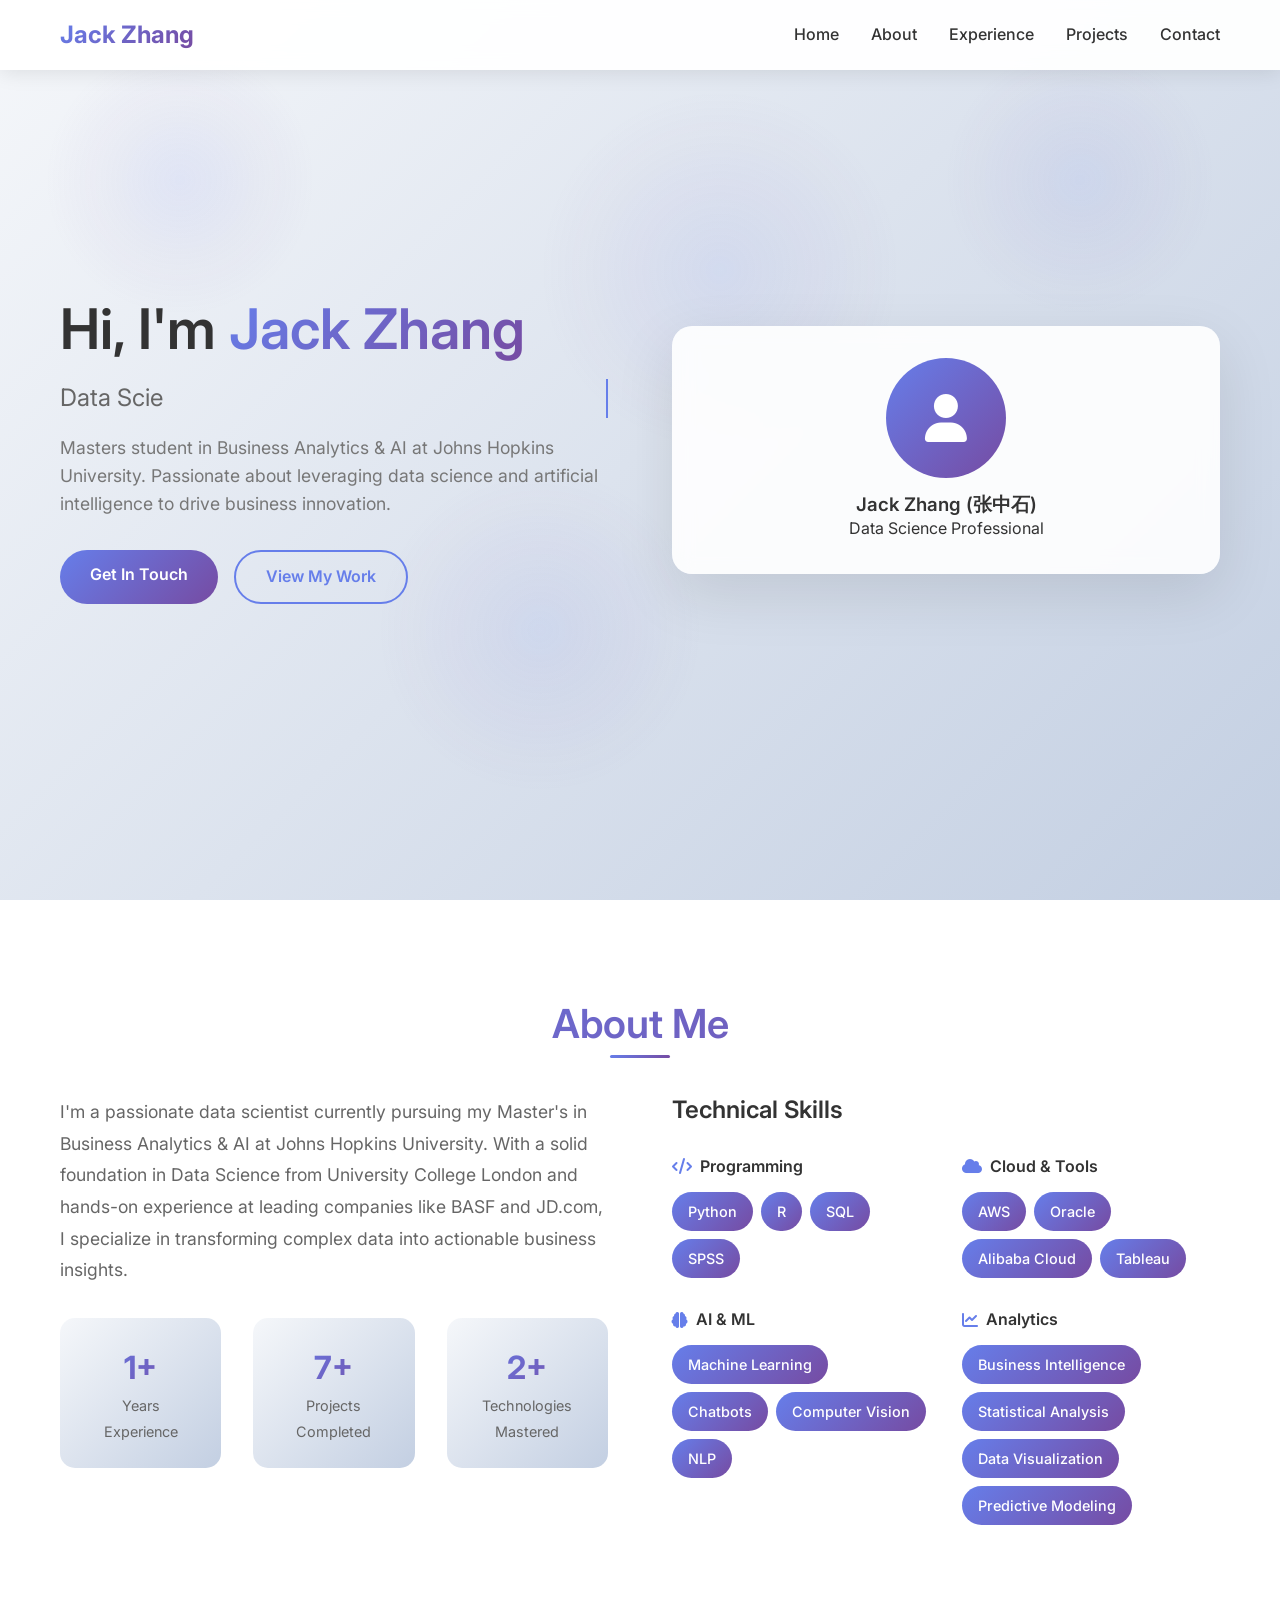
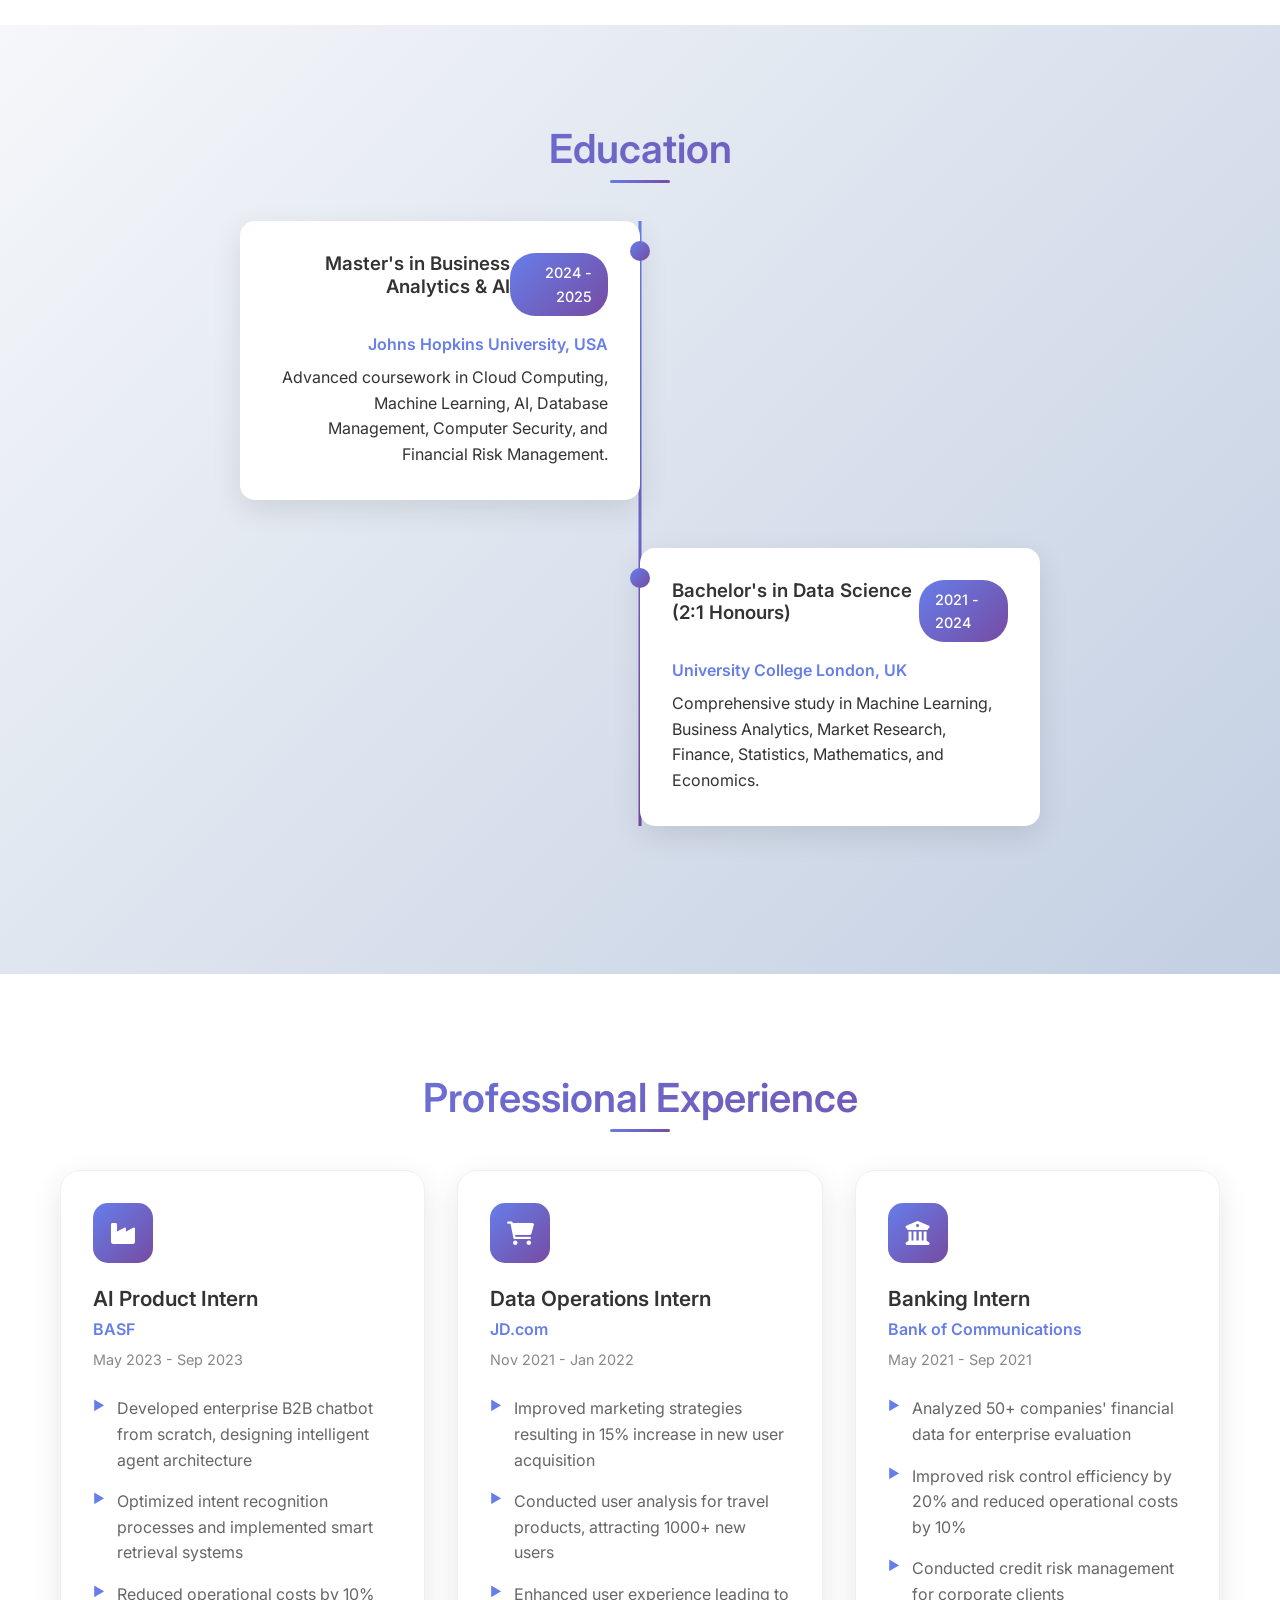
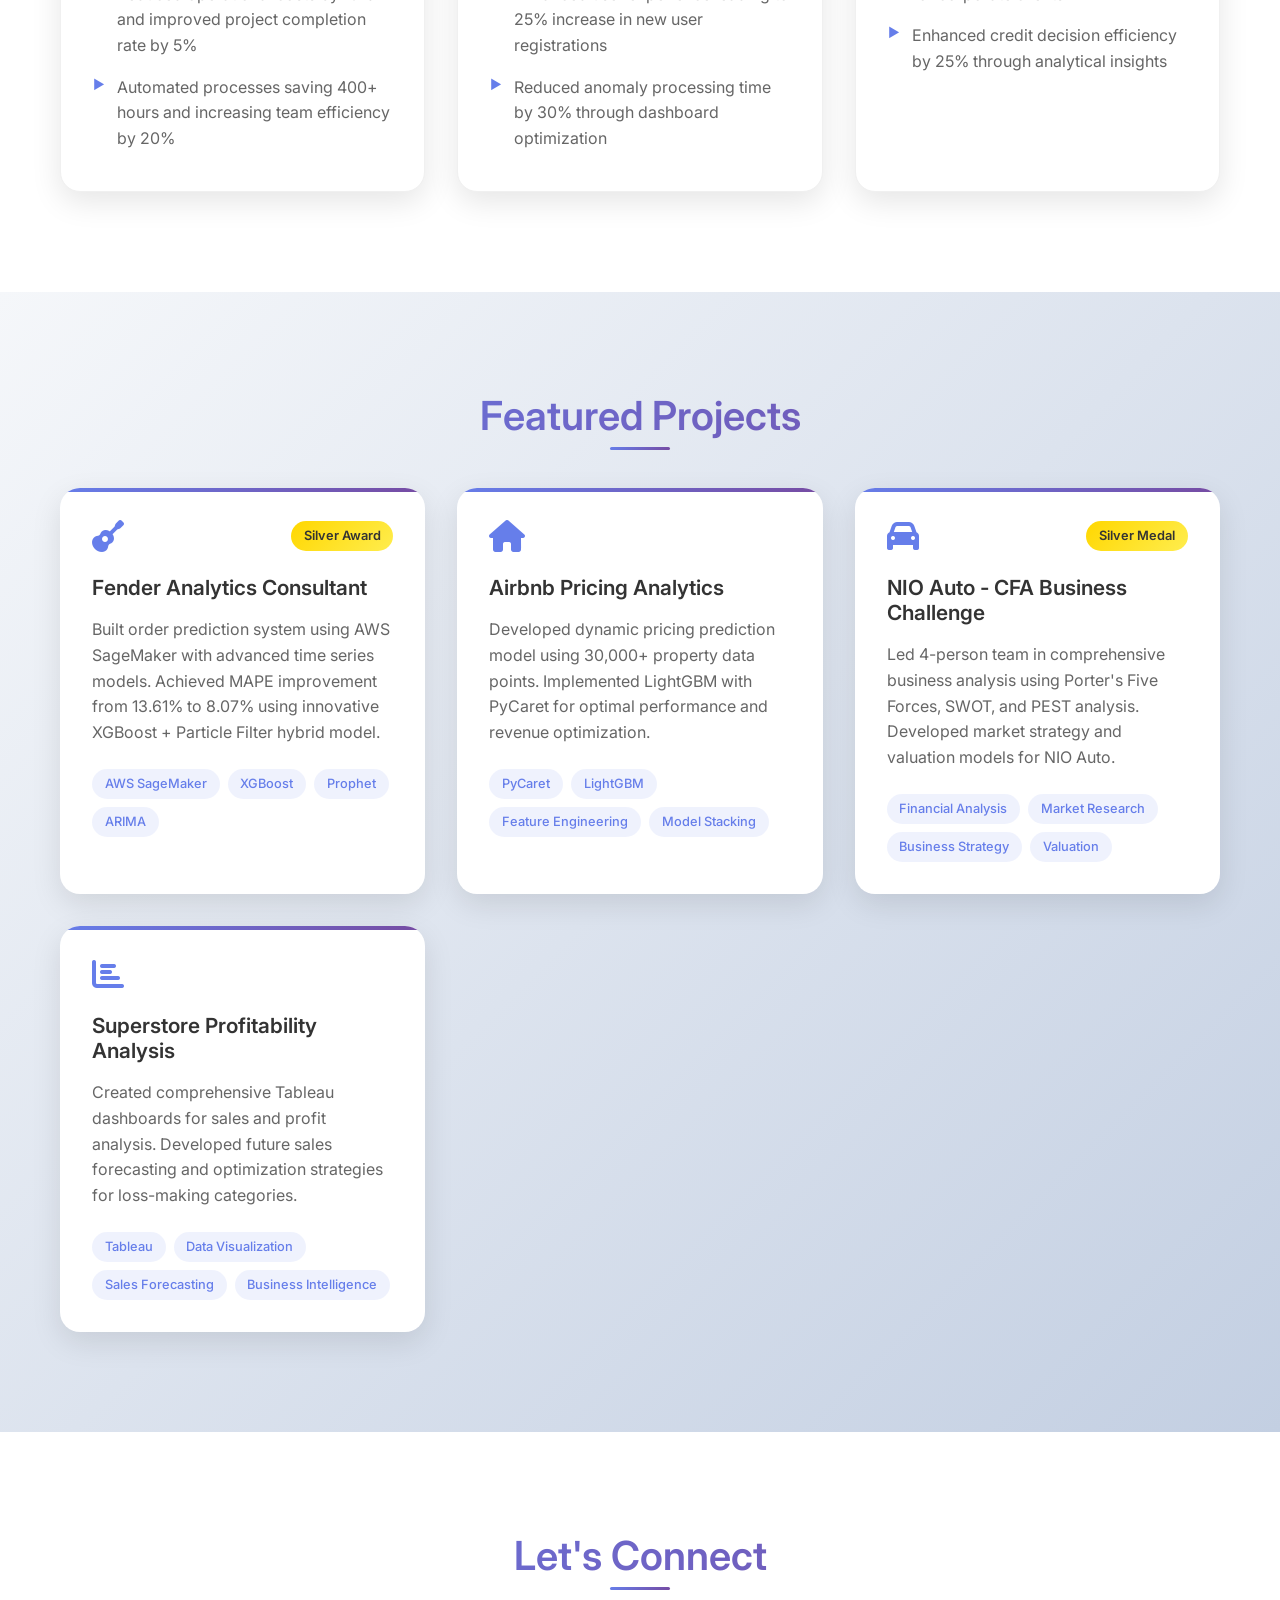
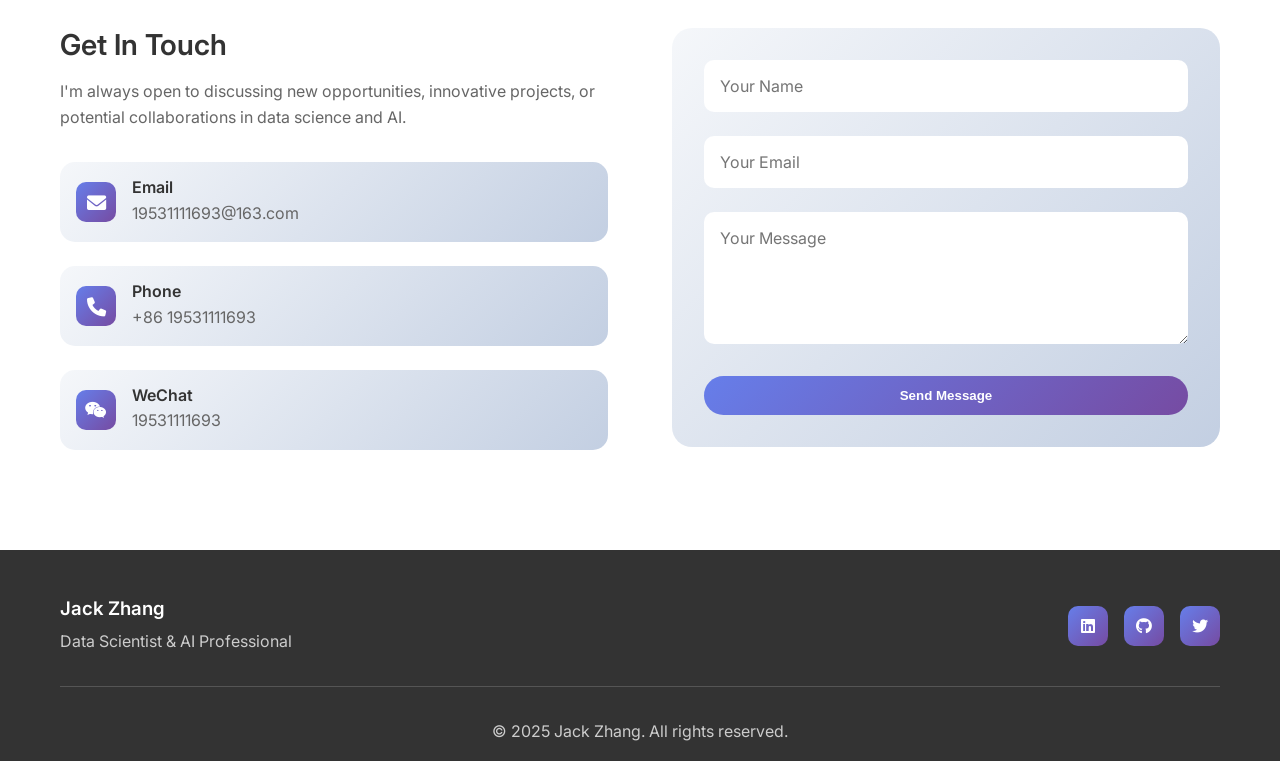
<file: index.html>
<!DOCTYPE html>
<html lang="en">
<head>
    <meta charset="UTF-8">
    <meta name="viewport" content="width=device-width, initial-scale=1.0">
    <title>Jack Zhang - Data Scientist & AI Professional</title>
    <link href="https://cdnjs.cloudflare.com/ajax/libs/font-awesome/6.0.0/css/all.min.css" rel="stylesheet">
    <link href="https://fonts.googleapis.com/css2?family=Inter:wght@300;400;500;600;700&display=swap" rel="stylesheet">
    <link rel="stylesheet" href="styles.css">
</head>
<body>
    <!-- Navigation -->
    <nav class="navbar">
        <div class="nav-container">
            <div class="nav-logo">
                <span class="logo-text">Jack Zhang</span>
            </div>
            <ul class="nav-menu">
                <li class="nav-item">
                    <a href="#home" class="nav-link">Home</a>
                </li>
                <li class="nav-item">
                    <a href="#about" class="nav-link">About</a>
                </li>
                <li class="nav-item">
                    <a href="#experience" class="nav-link">Experience</a>
                </li>
                <li class="nav-item">
                    <a href="#projects" class="nav-link">Projects</a>
                </li>
                <li class="nav-item">
                    <a href="#contact" class="nav-link">Contact</a>
                </li>
            </ul>
            <div class="hamburger">
                <span class="bar"></span>
                <span class="bar"></span>
                <span class="bar"></span>
            </div>
        </div>
    </nav>

    <!-- Hero Section -->
    <section id="home" class="hero">
        <div class="hero-container">
            <div class="hero-content">
                <div class="hero-text">
                    <h1 class="hero-title">
                        Hi, I'm <span class="gradient-text">Jack Zhang</span>
                    </h1>
                    <p class="hero-subtitle">Data Scientist & AI Professional</p>
                    <p class="hero-description">
                        Masters student in Business Analytics & AI at Johns Hopkins University. 
                        Passionate about leveraging data science and artificial intelligence to drive business innovation.
                    </p>
                    <div class="hero-buttons">
                        <a href="#contact" class="btn btn-primary">Get In Touch</a>
                        <a href="#projects" class="btn btn-secondary">View My Work</a>
                    </div>
                </div>
                <div class="hero-image">
                    <div class="profile-card">
                        <div class="profile-avatar">
                            <i class="fas fa-user"></i>
                        </div>
                        <div class="profile-info">
                            <h3>Jack Zhang (张中石)</h3>
                            <p>Data Science Professional</p>
                        </div>
                    </div>
                </div>
            </div>
        </div>
    </section>

    <!-- About Section -->
    <section id="about" class="about">
        <div class="container">
            <h2 class="section-title">About Me</h2>
            <div class="about-content">
                <div class="about-text">
                    <p class="about-description">
                        I'm a passionate data scientist currently pursuing my Master's in Business Analytics & AI at Johns Hopkins University. 
                        With a solid foundation in Data Science from University College London and hands-on experience at leading companies 
                        like BASF and JD.com, I specialize in transforming complex data into actionable business insights.
                    </p>
                    <div class="stats">
                        <div class="stat-item">
                            <span class="stat-number">3+</span>
                            <span class="stat-label">Years Experience</span>
                        </div>
                        <div class="stat-item">
                            <span class="stat-number">15+</span>
                            <span class="stat-label">Projects Completed</span>
                        </div>
                        <div class="stat-item">
                            <span class="stat-number">5+</span>
                            <span class="stat-label">Technologies Mastered</span>
                        </div>
                    </div>
                </div>
                <div class="skills-section">
                    <h3>Technical Skills</h3>
                    <div class="skills-grid">
                        <div class="skill-category">
                            <h4><i class="fas fa-code"></i> Programming</h4>
                            <div class="skill-tags">
                                <span class="skill-tag">Python</span>
                                <span class="skill-tag">R</span>
                                <span class="skill-tag">SQL</span>
                                <span class="skill-tag">SPSS</span>
                            </div>
                        </div>
                        <div class="skill-category">
                            <h4><i class="fas fa-cloud"></i> Cloud & Tools</h4>
                            <div class="skill-tags">
                                <span class="skill-tag">AWS</span>
                                <span class="skill-tag">Oracle</span>
                                <span class="skill-tag">Alibaba Cloud</span>
                                <span class="skill-tag">Tableau</span>
                            </div>
                        </div>
                        <div class="skill-category">
                            <h4><i class="fas fa-brain"></i> AI & ML</h4>
                            <div class="skill-tags">
                                <span class="skill-tag">Machine Learning</span>
                                <span class="skill-tag">Chatbots</span>
                                <span class="skill-tag">Computer Vision</span>
                                <span class="skill-tag">NLP</span>
                            </div>
                        </div>
                        <div class="skill-category">
                            <h4><i class="fas fa-chart-line"></i> Analytics</h4>
                            <div class="skill-tags">
                                <span class="skill-tag">Business Intelligence</span>
                                <span class="skill-tag">Statistical Analysis</span>
                                <span class="skill-tag">Data Visualization</span>
                                <span class="skill-tag">Predictive Modeling</span>
                            </div>
                        </div>
                    </div>
                </div>
            </div>
        </div>
    </section>

    <!-- Education Section -->
    <section id="education" class="education">
        <div class="container">
            <h2 class="section-title">Education</h2>
            <div class="education-timeline">
                <div class="timeline-item">
                    <div class="timeline-marker"></div>
                    <div class="timeline-content">
                        <div class="timeline-header">
                            <h3>Master's in Business Analytics & AI</h3>
                            <span class="timeline-date">2024 - 2025</span>
                        </div>
                        <p class="timeline-institution">Johns Hopkins University, USA</p>
                        <p class="timeline-description">
                            Advanced coursework in Cloud Computing, Machine Learning, AI, Database Management, 
                            Computer Security, and Financial Risk Management.
                        </p>
                    </div>
                </div>
                <div class="timeline-item">
                    <div class="timeline-marker"></div>
                    <div class="timeline-content">
                        <div class="timeline-header">
                            <h3>Bachelor's in Data Science (2:1 Honours)</h3>
                            <span class="timeline-date">2021 - 2024</span>
                        </div>
                        <p class="timeline-institution">University College London, UK</p>
                        <p class="timeline-description">
                            Comprehensive study in Machine Learning, Business Analytics, Market Research, 
                            Finance, Statistics, Mathematics, and Economics.
                        </p>
                    </div>
                </div>
            </div>
        </div>
    </section>

    <!-- Experience Section -->
    <section id="experience" class="experience">
        <div class="container">
            <h2 class="section-title">Professional Experience</h2>
            <div class="experience-grid">
                <div class="experience-card">
                    <div class="company-logo">
                        <i class="fas fa-industry"></i>
                    </div>
                    <div class="experience-content">
                        <h3>AI Product Intern</h3>
                        <h4>BASF</h4>
                        <span class="experience-date">May 2023 - Sep 2023</span>
                        <ul class="experience-achievements">
                            <li>Developed enterprise B2B chatbot from scratch, designing intelligent agent architecture</li>
                            <li>Optimized intent recognition processes and implemented smart retrieval systems</li>
                            <li>Reduced operational costs by 10% and improved project completion rate by 5%</li>
                            <li>Automated processes saving 400+ hours and increasing team efficiency by 20%</li>
                        </ul>
                    </div>
                </div>
                <div class="experience-card">
                    <div class="company-logo">
                        <i class="fas fa-shopping-cart"></i>
                    </div>
                    <div class="experience-content">
                        <h3>Data Operations Intern</h3>
                        <h4>JD.com</h4>
                        <span class="experience-date">Nov 2021 - Jan 2022</span>
                        <ul class="experience-achievements">
                            <li>Improved marketing strategies resulting in 15% increase in new user acquisition</li>
                            <li>Conducted user analysis for travel products, attracting 1000+ new users</li>
                            <li>Enhanced user experience leading to 25% increase in new user registrations</li>
                            <li>Reduced anomaly processing time by 30% through dashboard optimization</li>
                        </ul>
                    </div>
                </div>
                <div class="experience-card">
                    <div class="company-logo">
                        <i class="fas fa-university"></i>
                    </div>
                    <div class="experience-content">
                        <h3>Banking Intern</h3>
                        <h4>Bank of Communications</h4>
                        <span class="experience-date">May 2021 - Sep 2021</span>
                        <ul class="experience-achievements">
                            <li>Analyzed 50+ companies' financial data for enterprise evaluation</li>
                            <li>Improved risk control efficiency by 20% and reduced operational costs by 10%</li>
                            <li>Conducted credit risk management for corporate clients</li>
                            <li>Enhanced credit decision efficiency by 25% through analytical insights</li>
                        </ul>
                    </div>
                </div>
            </div>
        </div>
    </section>

    <!-- Projects Section -->
    <section id="projects" class="projects">
        <div class="container">
            <h2 class="section-title">Featured Projects</h2>
            <div class="projects-grid">
                <div class="project-card">
                    <div class="project-header">
                        <i class="fas fa-guitar"></i>
                        <div class="project-badge">Silver Award</div>
                    </div>
                    <h3>Fender Analytics Consultant</h3>
                    <p class="project-description">
                        Built order prediction system using AWS SageMaker with advanced time series models. 
                        Achieved MAPE improvement from 13.61% to 8.07% using innovative XGBoost + Particle Filter hybrid model.
                    </p>
                    <div class="project-tech">
                        <span class="tech-tag">AWS SageMaker</span>
                        <span class="tech-tag">XGBoost</span>
                        <span class="tech-tag">Prophet</span>
                        <span class="tech-tag">ARIMA</span>
                    </div>
                </div>
                <div class="project-card">
                    <div class="project-header">
                        <i class="fas fa-home"></i>
                    </div>
                    <h3>Airbnb Pricing Analytics</h3>
                    <p class="project-description">
                        Developed dynamic pricing prediction model using 30,000+ property data points. 
                        Implemented LightGBM with PyCaret for optimal performance and revenue optimization.
                    </p>
                    <div class="project-tech">
                        <span class="tech-tag">PyCaret</span>
                        <span class="tech-tag">LightGBM</span>
                        <span class="tech-tag">Feature Engineering</span>
                        <span class="tech-tag">Model Stacking</span>
                    </div>
                </div>
                <div class="project-card">
                    <div class="project-header">
                        <i class="fas fa-car"></i>
                        <div class="project-badge">Silver Medal</div>
                    </div>
                    <h3>NIO Auto - CFA Business Challenge</h3>
                    <p class="project-description">
                        Led 4-person team in comprehensive business analysis using Porter's Five Forces, SWOT, 
                        and PEST analysis. Developed market strategy and valuation models for NIO Auto.
                    </p>
                    <div class="project-tech">
                        <span class="tech-tag">Financial Analysis</span>
                        <span class="tech-tag">Market Research</span>
                        <span class="tech-tag">Business Strategy</span>
                        <span class="tech-tag">Valuation</span>
                    </div>
                </div>
                <div class="project-card">
                    <div class="project-header">
                        <i class="fas fa-chart-bar"></i>
                    </div>
                    <h3>Superstore Profitability Analysis</h3>
                    <p class="project-description">
                        Created comprehensive Tableau dashboards for sales and profit analysis. 
                        Developed future sales forecasting and optimization strategies for loss-making categories.
                    </p>
                    <div class="project-tech">
                        <span class="tech-tag">Tableau</span>
                        <span class="tech-tag">Data Visualization</span>
                        <span class="tech-tag">Sales Forecasting</span>
                        <span class="tech-tag">Business Intelligence</span>
                    </div>
                </div>
            </div>
        </div>
    </section>

    <!-- Contact Section -->
    <section id="contact" class="contact">
        <div class="container">
            <h2 class="section-title">Let's Connect</h2>
            <div class="contact-content">
                <div class="contact-info">
                    <h3>Get In Touch</h3>
                    <p>I'm always open to discussing new opportunities, innovative projects, or potential collaborations in data science and AI.</p>
                    <div class="contact-methods">
                        <div class="contact-method">
                            <i class="fas fa-envelope"></i>
                            <div>
                                <h4>Email</h4>
                                <p>19531111693@163.com</p>
                            </div>
                        </div>
                        <div class="contact-method">
                            <i class="fas fa-phone"></i>
                            <div>
                                <h4>Phone</h4>
                                <p>+86 19531111693</p>
                            </div>
                        </div>
                        <div class="contact-method">
                            <i class="fab fa-weixin"></i>
                            <div>
                                <h4>WeChat</h4>
                                <p>19531111693</p>
                            </div>
                        </div>
                    </div>
                </div>
                <div class="contact-form">
                    <form id="contactForm">
                        <div class="form-group">
                            <input type="text" id="name" name="name" placeholder="Your Name" required>
                        </div>
                        <div class="form-group">
                            <input type="email" id="email" name="email" placeholder="Your Email" required>
                        </div>
                        <div class="form-group">
                            <textarea id="message" name="message" placeholder="Your Message" rows="5" required></textarea>
                        </div>
                        <button type="submit" class="btn btn-primary btn-full">Send Message</button>
                    </form>
                </div>
            </div>
        </div>
    </section>

    <!-- Footer -->
    <footer class="footer">
        <div class="container">
            <div class="footer-content">
                <div class="footer-left">
                    <h3>Jack Zhang</h3>
                    <p>Data Scientist & AI Professional</p>
                </div>
                <div class="footer-right">
                    <div class="social-links">
                        <a href="#" class="social-link"><i class="fab fa-linkedin"></i></a>
                        <a href="#" class="social-link"><i class="fab fa-github"></i></a>
                        <a href="#" class="social-link"><i class="fab fa-twitter"></i></a>
                    </div>
                </div>
            </div>
            <div class="footer-bottom">
                <p>&copy; 2025 Jack Zhang. All rights reserved.</p>
            </div>
        </div>
    </footer>

    <script src="script.js"></script>
</body>
</html>
</file>
<file: styles.css>
/* Reset and Base Styles */
* {
    margin: 0;
    padding: 0;
    box-sizing: border-box;
}

html {
    scroll-behavior: smooth;
}

body {
    font-family: 'Inter', sans-serif;
    line-height: 1.6;
    color: #333;
    overflow-x: hidden;
}

.container {
    max-width: 1200px;
    margin: 0 auto;
    padding: 0 20px;
}

/* Typography */
h1, h2, h3, h4, h5, h6 {
    font-weight: 600;
    line-height: 1.2;
}

.section-title {
    font-size: 2.5rem;
    text-align: center;
    margin-bottom: 3rem;
    background: linear-gradient(135deg, #667eea 0%, #764ba2 100%);
    background-clip: text;
    -webkit-background-clip: text;
    -webkit-text-fill-color: transparent;
    position: relative;
}

.section-title::after {
    content: '';
    position: absolute;
    bottom: -10px;
    left: 50%;
    transform: translateX(-50%);
    width: 60px;
    height: 3px;
    background: linear-gradient(135deg, #667eea 0%, #764ba2 100%);
    border-radius: 2px;
}

/* Navigation */
.navbar {
    position: fixed;
    top: 0;
    width: 100%;
    background: rgba(255, 255, 255, 0.95);
    backdrop-filter: blur(10px);
    z-index: 1000;
    padding: 1rem 0;
    transition: all 0.3s ease;
    box-shadow: 0 2px 20px rgba(0, 0, 0, 0.1);
}

.nav-container {
    max-width: 1200px;
    margin: 0 auto;
    padding: 0 20px;
    display: flex;
    justify-content: space-between;
    align-items: center;
}

.logo-text {
    font-size: 1.5rem;
    font-weight: 700;
    background: linear-gradient(135deg, #667eea 0%, #764ba2 100%);
    background-clip: text;
    -webkit-background-clip: text;
    -webkit-text-fill-color: transparent;
}

.nav-menu {
    display: flex;
    list-style: none;
    gap: 2rem;
}

.nav-link {
    text-decoration: none;
    color: #333;
    font-weight: 500;
    transition: all 0.3s ease;
    position: relative;
}

.nav-link::after {
    content: '';
    position: absolute;
    bottom: -5px;
    left: 0;
    width: 0;
    height: 2px;
    background: linear-gradient(135deg, #667eea 0%, #764ba2 100%);
    transition: width 0.3s ease;
}

.nav-link:hover::after {
    width: 100%;
}

.hamburger {
    display: none;
    flex-direction: column;
    cursor: pointer;
}

.bar {
    width: 25px;
    height: 3px;
    background: #333;
    margin: 3px 0;
    transition: 0.3s;
}

/* Hero Section */
.hero {
    min-height: 100vh;
    display: flex;
    align-items: center;
    background: linear-gradient(135deg, #f5f7fa 0%, #c3cfe2 100%);
    position: relative;
    overflow: hidden;
}

.hero::before {
    content: '';
    position: absolute;
    top: 0;
    left: 0;
    width: 100%;
    height: 100%;
    background: url('data:image/svg+xml,<svg xmlns="http://www.w3.org/2000/svg" viewBox="0 0 1000 1000"><defs><radialGradient id="a" cx="50%" cy="50%"><stop offset="0%" stop-color="%23667eea" stop-opacity="0.1"/><stop offset="100%" stop-color="%23764ba2" stop-opacity="0"/></radialGradient></defs><circle cx="200" cy="200" r="150" fill="url(%23a)"/><circle cx="800" cy="300" r="200" fill="url(%23a)"/><circle cx="600" cy="700" r="180" fill="url(%23a)"/></svg>');
    z-index: 1;
}

.hero-container {
    max-width: 1200px;
    margin: 0 auto;
    padding: 0 20px;
    position: relative;
    z-index: 2;
}

.hero-content {
    display: grid;
    grid-template-columns: 1fr 1fr;
    gap: 4rem;
    align-items: center;
}

.hero-title {
    font-size: 3.5rem;
    margin-bottom: 1rem;
    opacity: 0;
    animation: fadeInUp 1s ease forwards;
}

.gradient-text {
    background: linear-gradient(135deg, #667eea 0%, #764ba2 100%);
    background-clip: text;
    -webkit-background-clip: text;
    -webkit-text-fill-color: transparent;
}

.hero-subtitle {
    font-size: 1.5rem;
    color: #666;
    margin-bottom: 1rem;
    opacity: 0;
    animation: fadeInUp 1s ease 0.2s forwards;
}

.hero-description {
    font-size: 1.1rem;
    color: #777;
    margin-bottom: 2rem;
    opacity: 0;
    animation: fadeInUp 1s ease 0.4s forwards;
}

.hero-buttons {
    display: flex;
    gap: 1rem;
    opacity: 0;
    animation: fadeInUp 1s ease 0.6s forwards;
}

.btn {
    padding: 12px 30px;
    border-radius: 50px;
    text-decoration: none;
    font-weight: 600;
    transition: all 0.3s ease;
    display: inline-block;
    text-align: center;
}

.btn-primary {
    background: linear-gradient(135deg, #667eea 0%, #764ba2 100%);
    color: white;
    border: none;
}

.btn-primary:hover {
    transform: translateY(-2px);
    box-shadow: 0 10px 30px rgba(102, 126, 234, 0.4);
}

.btn-secondary {
    background: transparent;
    color: #667eea;
    border: 2px solid #667eea;
}

.btn-secondary:hover {
    background: #667eea;
    color: white;
    transform: translateY(-2px);
}

.btn-full {
    width: 100%;
}

.profile-card {
    background: rgba(255, 255, 255, 0.9);
    backdrop-filter: blur(10px);
    border-radius: 20px;
    padding: 2rem;
    text-align: center;
    box-shadow: 0 20px 60px rgba(0, 0, 0, 0.1);
    opacity: 0;
    animation: fadeInRight 1s ease 0.8s forwards;
}

.profile-avatar {
    width: 120px;
    height: 120px;
    border-radius: 50%;
    background: linear-gradient(135deg, #667eea 0%, #764ba2 100%);
    display: flex;
    align-items: center;
    justify-content: center;
    margin: 0 auto 1rem;
    font-size: 3rem;
    color: white;
}

/* About Section */
.about {
    padding: 100px 0;
    background: #fff;
}

.about-content {
    display: grid;
    grid-template-columns: 1fr 1fr;
    gap: 4rem;
    align-items: start;
}

.about-description {
    font-size: 1.1rem;
    line-height: 1.8;
    color: #666;
    margin-bottom: 2rem;
}

.stats {
    display: grid;
    grid-template-columns: repeat(3, 1fr);
    gap: 2rem;
}

.stat-item {
    text-align: center;
    padding: 1.5rem;
    background: linear-gradient(135deg, #f5f7fa 0%, #c3cfe2 100%);
    border-radius: 15px;
}

.stat-number {
    display: block;
    font-size: 2rem;
    font-weight: 700;
    background: linear-gradient(135deg, #667eea 0%, #764ba2 100%);
    background-clip: text;
    -webkit-background-clip: text;
    -webkit-text-fill-color: transparent;
}

.stat-label {
    font-size: 0.9rem;
    color: #666;
    margin-top: 0.5rem;
}

.skills-section h3 {
    font-size: 1.5rem;
    margin-bottom: 2rem;
    color: #333;
}

.skills-grid {
    display: grid;
    grid-template-columns: repeat(2, 1fr);
    gap: 2rem;
}

.skill-category h4 {
    display: flex;
    align-items: center;
    gap: 0.5rem;
    margin-bottom: 1rem;
    color: #333;
}

.skill-category i {
    color: #667eea;
}

.skill-tags {
    display: flex;
    flex-wrap: wrap;
    gap: 0.5rem;
}

.skill-tag {
    background: linear-gradient(135deg, #667eea 0%, #764ba2 100%);
    color: white;
    padding: 0.5rem 1rem;
    border-radius: 25px;
    font-size: 0.9rem;
    font-weight: 500;
}

/* Education Section */
.education {
    padding: 100px 0;
    background: linear-gradient(135deg, #f5f7fa 0%, #c3cfe2 100%);
}

.education-timeline {
    position: relative;
    max-width: 800px;
    margin: 0 auto;
}

.education-timeline::before {
    content: '';
    position: absolute;
    left: 50%;
    top: 0;
    bottom: 0;
    width: 3px;
    background: linear-gradient(135deg, #667eea 0%, #764ba2 100%);
    transform: translateX(-50%);
}

.timeline-item {
    position: relative;
    margin-bottom: 3rem;
}

.timeline-item:nth-child(odd) .timeline-content {
    margin-right: 50%;
    padding-right: 2rem;
    text-align: right;
}

.timeline-item:nth-child(even) .timeline-content {
    margin-left: 50%;
    padding-left: 2rem;
}

.timeline-marker {
    position: absolute;
    left: 50%;
    top: 20px;
    width: 20px;
    height: 20px;
    background: linear-gradient(135deg, #667eea 0%, #764ba2 100%);
    border-radius: 50%;
    transform: translateX(-50%);
    z-index: 2;
}

.timeline-content {
    background: white;
    padding: 2rem;
    border-radius: 15px;
    box-shadow: 0 10px 30px rgba(0, 0, 0, 0.1);
}

.timeline-header {
    display: flex;
    justify-content: space-between;
    align-items: flex-start;
    margin-bottom: 1rem;
}

.timeline-date {
    background: linear-gradient(135deg, #667eea 0%, #764ba2 100%);
    color: white;
    padding: 0.5rem 1rem;
    border-radius: 25px;
    font-size: 0.9rem;
    font-weight: 500;
}

.timeline-institution {
    font-weight: 600;
    color: #667eea;
    margin-bottom: 0.5rem;
}

/* Experience Section */
.experience {
    padding: 100px 0;
    background: #fff;
}

.experience-grid {
    display: grid;
    grid-template-columns: repeat(auto-fit, minmax(350px, 1fr));
    gap: 2rem;
}

.experience-card {
    background: white;
    border-radius: 20px;
    padding: 2rem;
    box-shadow: 0 10px 30px rgba(0, 0, 0, 0.1);
    transition: all 0.3s ease;
    border: 1px solid #f0f0f0;
}

.experience-card:hover {
    transform: translateY(-10px);
    box-shadow: 0 20px 60px rgba(0, 0, 0, 0.15);
}

.company-logo {
    width: 60px;
    height: 60px;
    border-radius: 15px;
    background: linear-gradient(135deg, #667eea 0%, #764ba2 100%);
    display: flex;
    align-items: center;
    justify-content: center;
    color: white;
    font-size: 1.5rem;
    margin-bottom: 1.5rem;
}

.experience-content h3 {
    font-size: 1.3rem;
    margin-bottom: 0.5rem;
    color: #333;
}

.experience-content h4 {
    color: #667eea;
    margin-bottom: 0.5rem;
}

.experience-date {
    color: #888;
    font-size: 0.9rem;
    margin-bottom: 1rem;
}

.experience-achievements {
    list-style: none;
    margin-top: 1rem;
}

.experience-achievements li {
    padding: 0.5rem 0;
    padding-left: 1.5rem;
    position: relative;
    color: #666;
}

.experience-achievements li::before {
    content: '▶';
    position: absolute;
    left: 0;
    color: #667eea;
    font-size: 0.8rem;
}

/* Projects Section */
.projects {
    padding: 100px 0;
    background: linear-gradient(135deg, #f5f7fa 0%, #c3cfe2 100%);
}

.projects-grid {
    display: grid;
    grid-template-columns: repeat(auto-fit, minmax(300px, 1fr));
    gap: 2rem;
}

.project-card {
    background: white;
    border-radius: 20px;
    padding: 2rem;
    box-shadow: 0 10px 30px rgba(0, 0, 0, 0.1);
    transition: all 0.3s ease;
    position: relative;
    overflow: hidden;
}

.project-card::before {
    content: '';
    position: absolute;
    top: 0;
    left: 0;
    right: 0;
    height: 4px;
    background: linear-gradient(135deg, #667eea 0%, #764ba2 100%);
}

.project-card:hover {
    transform: translateY(-10px);
    box-shadow: 0 20px 60px rgba(0, 0, 0, 0.15);
}

.project-header {
    display: flex;
    justify-content: space-between;
    align-items: center;
    margin-bottom: 1.5rem;
}

.project-header i {
    font-size: 2rem;
    color: #667eea;
}

.project-badge {
    background: linear-gradient(135deg, #ffd700 0%, #ffed4e 100%);
    color: #333;
    padding: 0.3rem 0.8rem;
    border-radius: 15px;
    font-size: 0.8rem;
    font-weight: 600;
}

.project-card h3 {
    font-size: 1.3rem;
    margin-bottom: 1rem;
    color: #333;
}

.project-description {
    color: #666;
    line-height: 1.6;
    margin-bottom: 1.5rem;
}

.project-tech {
    display: flex;
    flex-wrap: wrap;
    gap: 0.5rem;
}

.tech-tag {
    background: rgba(102, 126, 234, 0.1);
    color: #667eea;
    padding: 0.3rem 0.8rem;
    border-radius: 15px;
    font-size: 0.8rem;
    font-weight: 500;
}

/* Contact Section */
.contact {
    padding: 100px 0;
    background: #fff;
}

.contact-content {
    display: grid;
    grid-template-columns: 1fr 1fr;
    gap: 4rem;
    align-items: start;
}

.contact-info h3 {
    font-size: 1.8rem;
    margin-bottom: 1rem;
    color: #333;
}

.contact-info p {
    color: #666;
    margin-bottom: 2rem;
    line-height: 1.6;
}

.contact-methods {
    display: flex;
    flex-direction: column;
    gap: 1.5rem;
}

.contact-method {
    display: flex;
    align-items: center;
    gap: 1rem;
    padding: 1rem;
    background: linear-gradient(135deg, #f5f7fa 0%, #c3cfe2 100%);
    border-radius: 15px;
}

.contact-method i {
    width: 40px;
    height: 40px;
    display: flex;
    align-items: center;
    justify-content: center;
    background: linear-gradient(135deg, #667eea 0%, #764ba2 100%);
    color: white;
    border-radius: 10px;
    font-size: 1.2rem;
}

.contact-method h4 {
    margin-bottom: 0.2rem;
    color: #333;
}

.contact-method p {
    color: #666;
    margin: 0;
}

.contact-form {
    background: linear-gradient(135deg, #f5f7fa 0%, #c3cfe2 100%);
    padding: 2rem;
    border-radius: 20px;
}

.form-group {
    margin-bottom: 1.5rem;
}

.form-group input,
.form-group textarea {
    width: 100%;
    padding: 1rem;
    border: none;
    border-radius: 10px;
    background: white;
    font-family: inherit;
    font-size: 1rem;
    transition: all 0.3s ease;
}

.form-group input:focus,
.form-group textarea:focus {
    outline: none;
    box-shadow: 0 0 0 3px rgba(102, 126, 234, 0.3);
}

.form-group textarea {
    resize: vertical;
    min-height: 120px;
}

/* Footer */
.footer {
    background: #333;
    color: white;
    padding: 3rem 0 1rem;
}

.footer-content {
    display: flex;
    justify-content: space-between;
    align-items: center;
    margin-bottom: 2rem;
}

.footer-left h3 {
    margin-bottom: 0.5rem;
}

.footer-left p {
    color: #ccc;
}

.social-links {
    display: flex;
    gap: 1rem;
}

.social-link {
    width: 40px;
    height: 40px;
    display: flex;
    align-items: center;
    justify-content: center;
    background: linear-gradient(135deg, #667eea 0%, #764ba2 100%);
    color: white;
    text-decoration: none;
    border-radius: 10px;
    transition: all 0.3s ease;
}

.social-link:hover {
    transform: translateY(-2px);
    box-shadow: 0 5px 15px rgba(102, 126, 234, 0.4);
}

.footer-bottom {
    text-align: center;
    padding-top: 2rem;
    border-top: 1px solid #555;
    color: #ccc;
}

/* Animations */
@keyframes fadeInUp {
    from {
        opacity: 0;
        transform: translateY(30px);
    }
    to {
        opacity: 1;
        transform: translateY(0);
    }
}

@keyframes fadeInRight {
    from {
        opacity: 0;
        transform: translateX(30px);
    }
    to {
        opacity: 1;
        transform: translateX(0);
    }
}

/* Responsive Design */
@media (max-width: 768px) {
    .nav-menu {
        position: fixed;
        left: -100%;
        top: 70px;
        flex-direction: column;
        background-color: white;
        width: 100%;
        text-align: center;
        transition: 0.3s;
        box-shadow: 0 10px 27px rgba(0, 0, 0, 0.05);
        padding: 2rem 0;
    }

    .nav-menu.active {
        left: 0;
    }

    .hamburger {
        display: flex;
    }

    .hamburger.active .bar:nth-child(2) {
        opacity: 0;
    }

    .hamburger.active .bar:nth-child(1) {
        transform: translateY(8px) rotate(45deg);
    }

    .hamburger.active .bar:nth-child(3) {
        transform: translateY(-8px) rotate(-45deg);
    }

    .hero-content {
        grid-template-columns: 1fr;
        text-align: center;
        gap: 2rem;
    }

    .hero-title {
        font-size: 2.5rem;
    }

    .about-content {
        grid-template-columns: 1fr;
        gap: 2rem;
    }

    .stats {
        grid-template-columns: 1fr;
    }

    .skills-grid {
        grid-template-columns: 1fr;
    }

    .timeline-item:nth-child(odd) .timeline-content,
    .timeline-item:nth-child(even) .timeline-content {
        margin: 0;
        padding: 2rem;
        text-align: left;
    }

    .timeline-header {
        flex-direction: column;
        align-items: flex-start;
        gap: 0.5rem;
    }

    .contact-content {
        grid-template-columns: 1fr;
        gap: 2rem;
    }

    .footer-content {
        flex-direction: column;
        gap: 1rem;
        text-align: center;
    }

    .hero-buttons {
        flex-direction: column;
        align-items: center;
    }
}

@media (max-width: 480px) {
    .container {
        padding: 0 15px;
    }

    .section-title {
        font-size: 2rem;
    }

    .hero-title {
        font-size: 2rem;
    }

    .btn {
        padding: 10px 25px;
        font-size: 0.9rem;
    }

    .project-card,
    .experience-card {
        padding: 1.5rem;
    }
}
</file>
